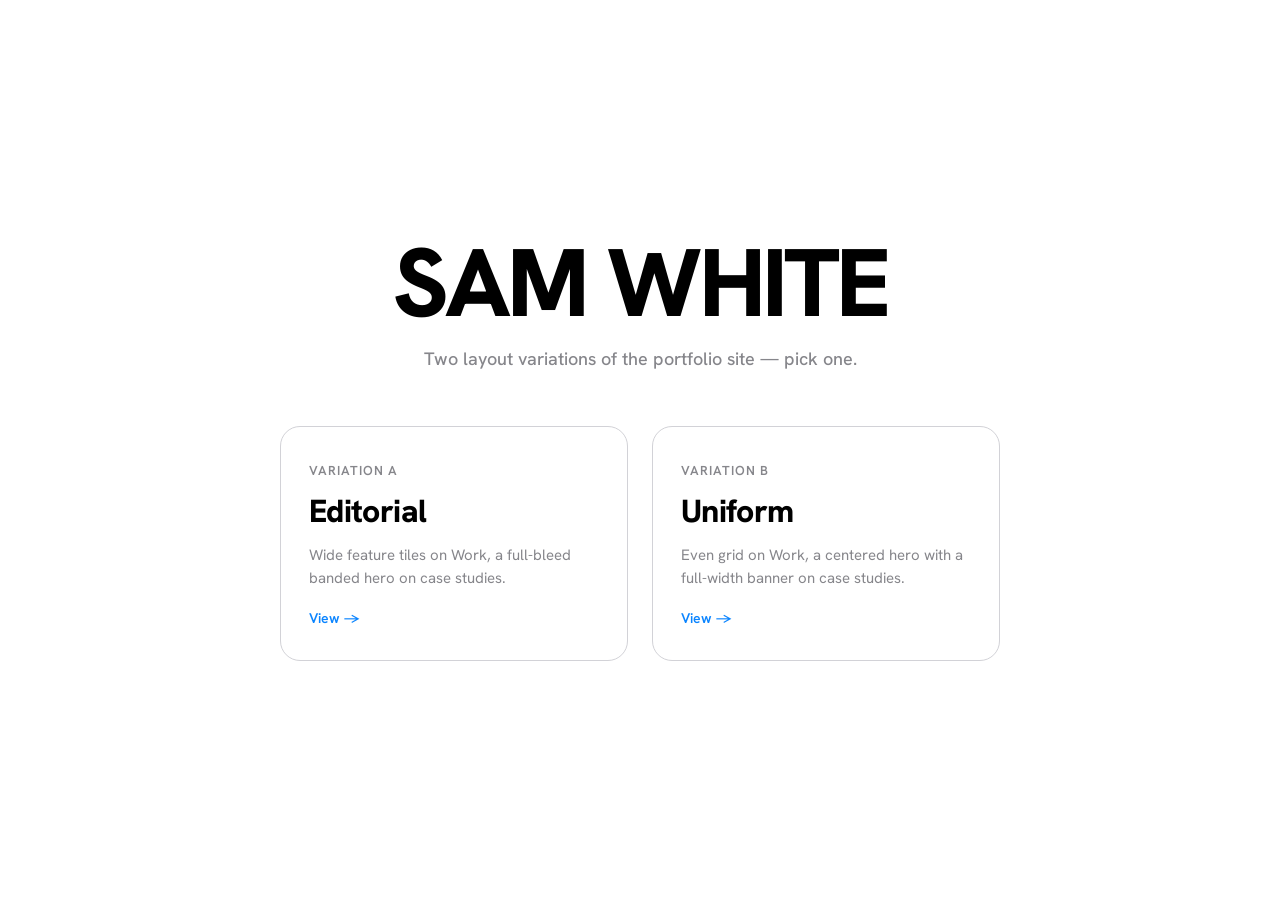
<file: index.html>
<!DOCTYPE html>
<html lang="en">
<head>
<meta charset="utf-8">
<meta name="viewport" content="width=device-width, initial-scale=1">
<title>Sam White — Portfolio Variations</title>
<link rel="stylesheet" href="portal.css">
</head>
<body>
<div class="portal">
  <h1 class="portal-title">Sam White</h1>
  <p class="portal-sub">Two layout variations of the portfolio site — pick one.</p>
  <div class="portal-links">
    <a class="portal-card" href="/a/">
      <span class="portal-card-label">Variation A</span>
      <h2 class="portal-card-title">Editorial</h2>
      <p class="portal-card-desc">Wide feature tiles on Work, a full-bleed banded hero on case studies.</p>
      <span class="portal-card-arrow">View &rarr;</span>
    </a>
    <a class="portal-card" href="/b/">
      <span class="portal-card-label">Variation B</span>
      <h2 class="portal-card-title">Uniform</h2>
      <p class="portal-card-desc">Even grid on Work, a centered hero with a full-width banner on case studies.</p>
      <span class="portal-card-arrow">View &rarr;</span>
    </a>
  </div>
</div>
</body>
</html>
</file>
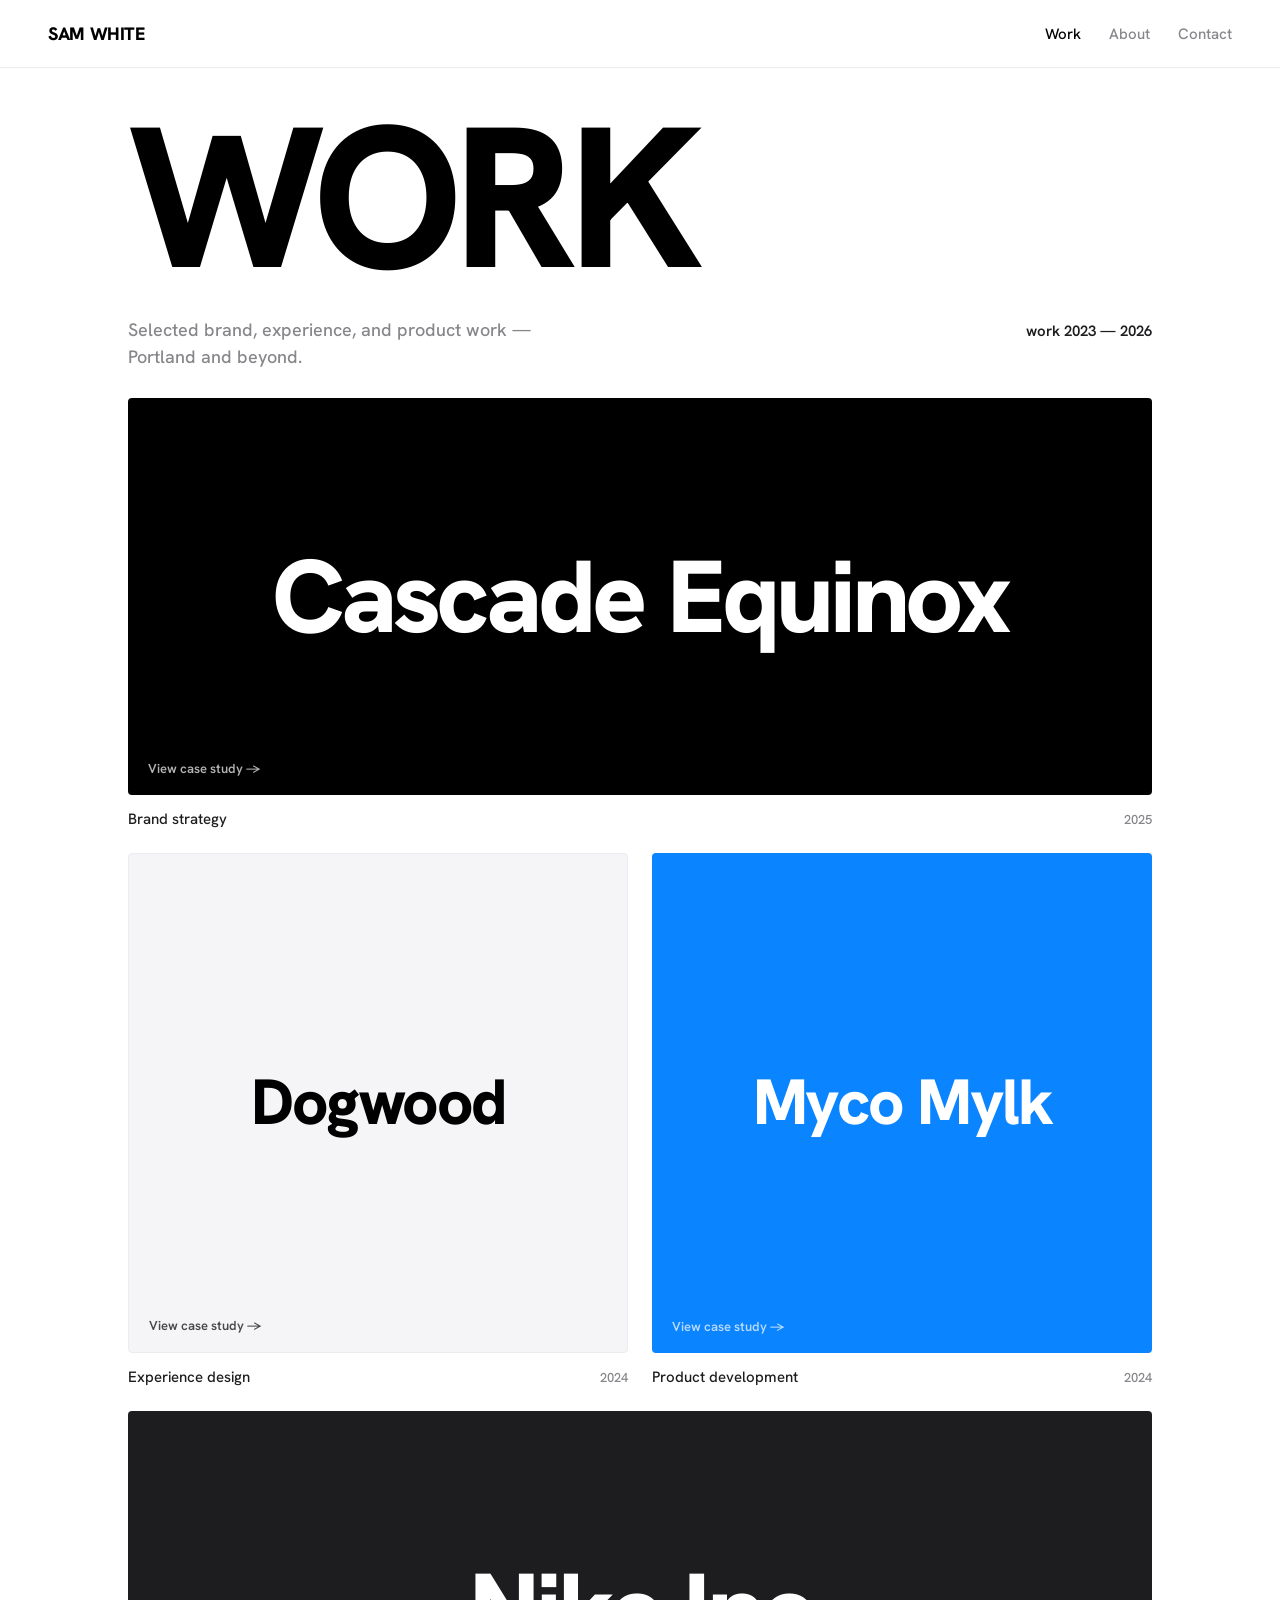
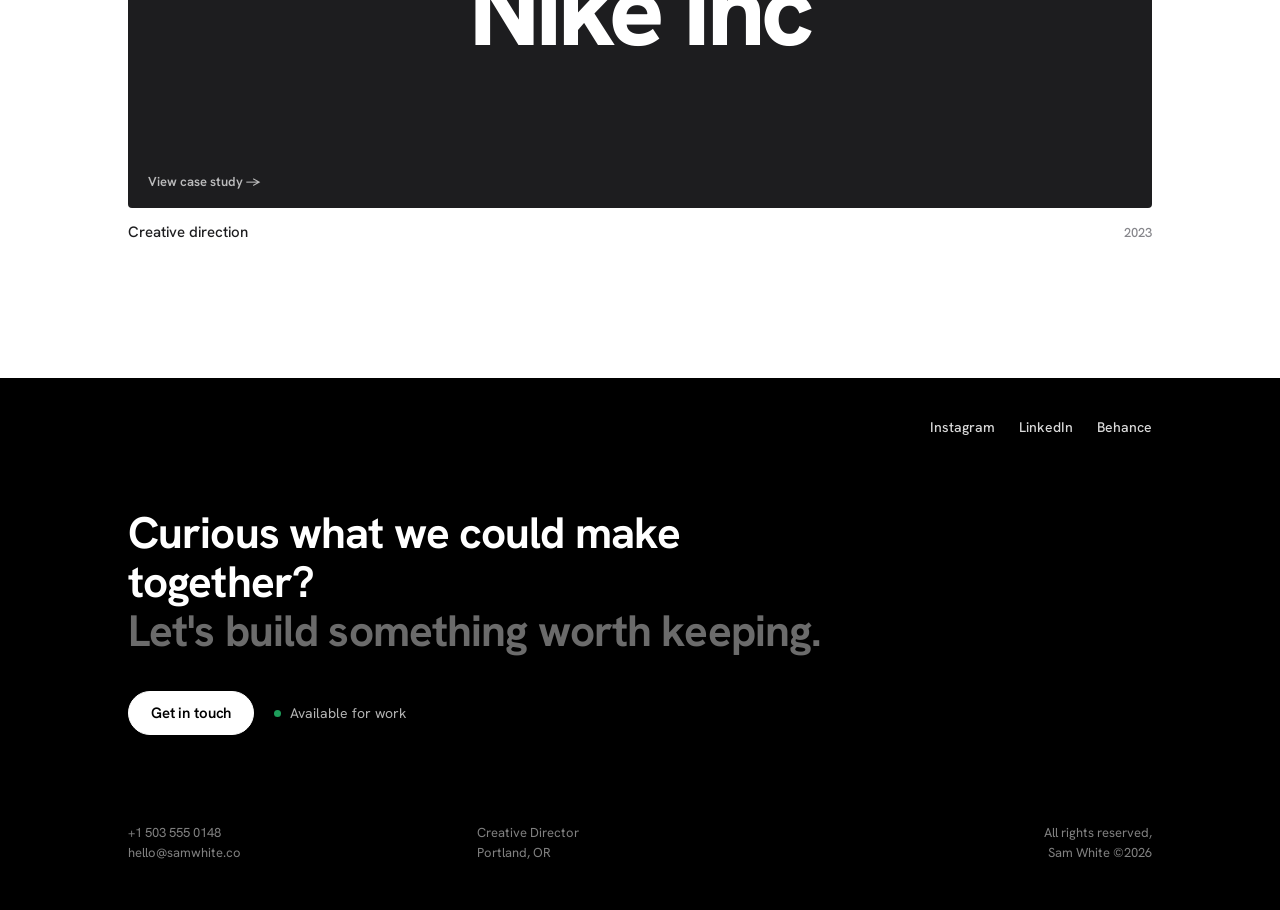
<file: a/index.html>
<!DOCTYPE html>
<html lang="en">
<head>
<meta charset="utf-8">
<meta name="viewport" content="width=device-width, initial-scale=1">
<title>Sam White — Creative Director (Editorial)</title>
<link rel="stylesheet" href="styles.css">
</head>
<body>
<div id="app"></div>
<script src="script.js"></script>
</body>
</html>
</file>
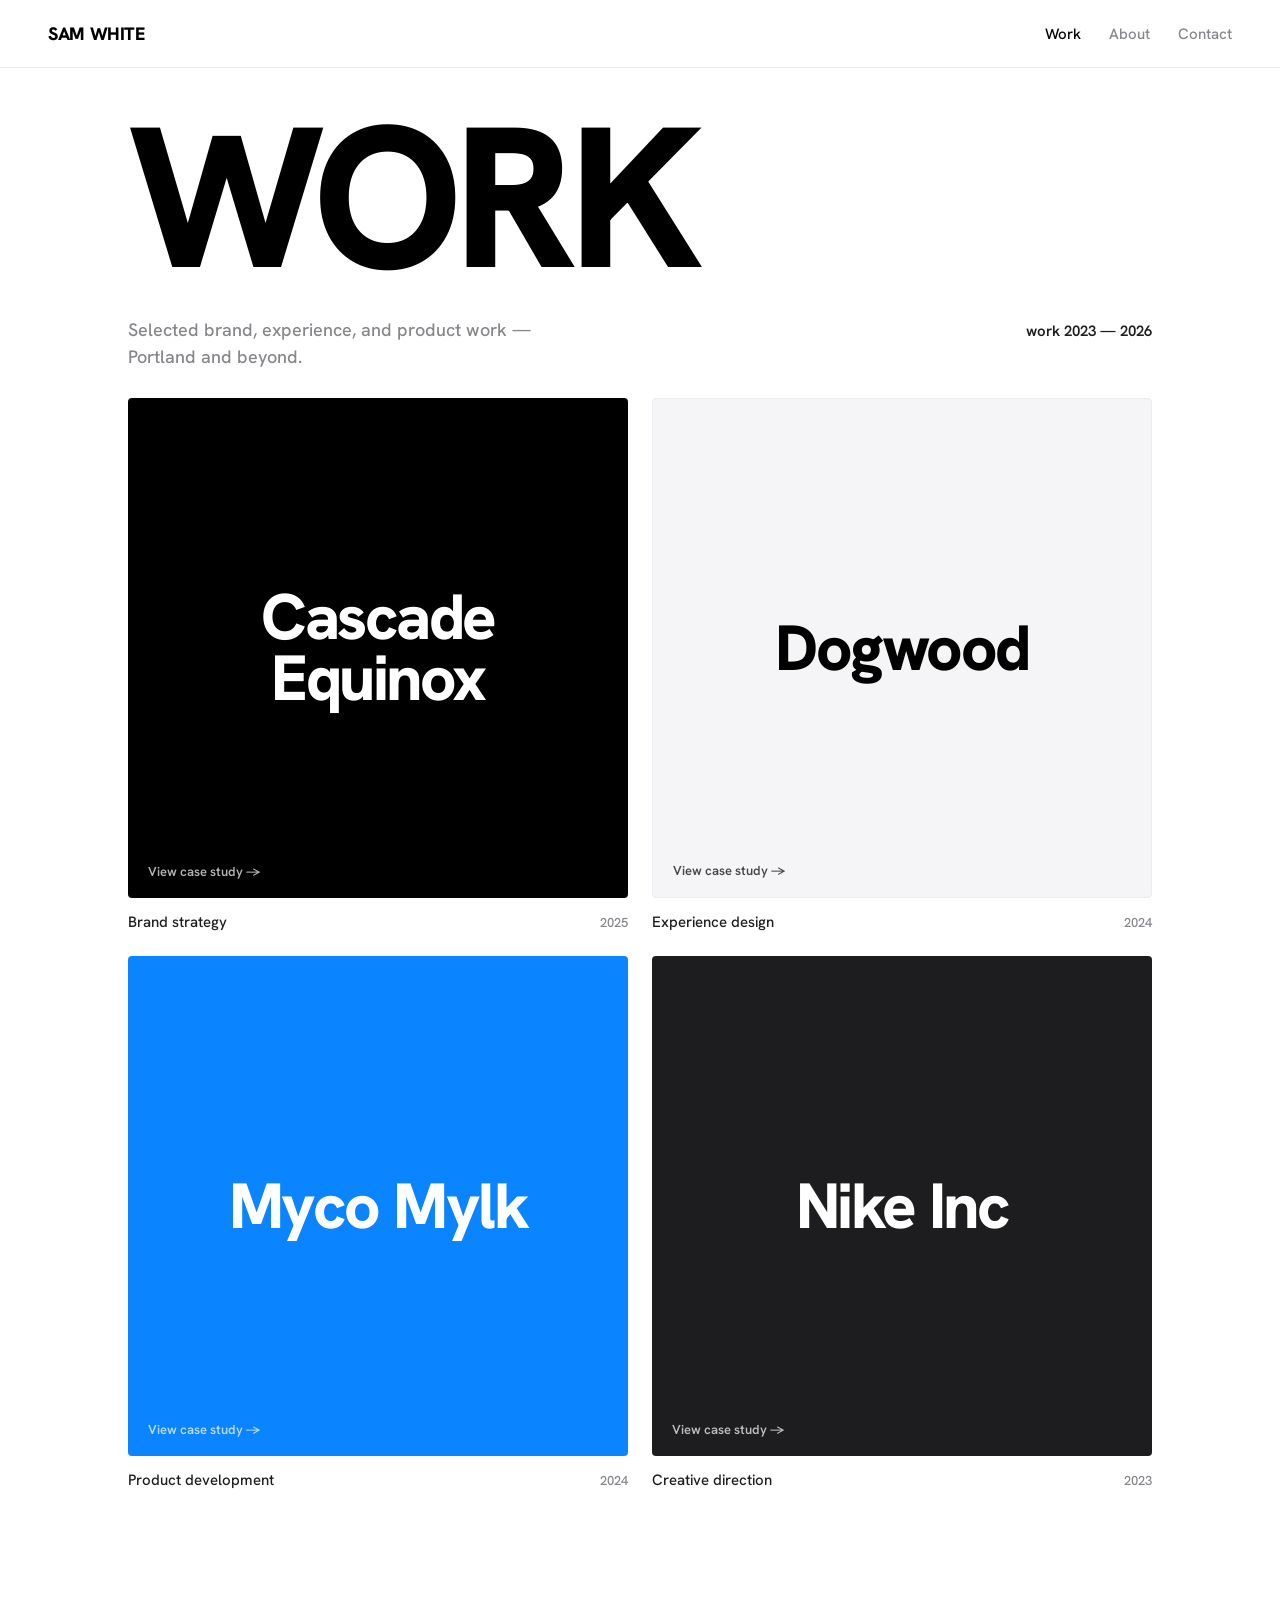
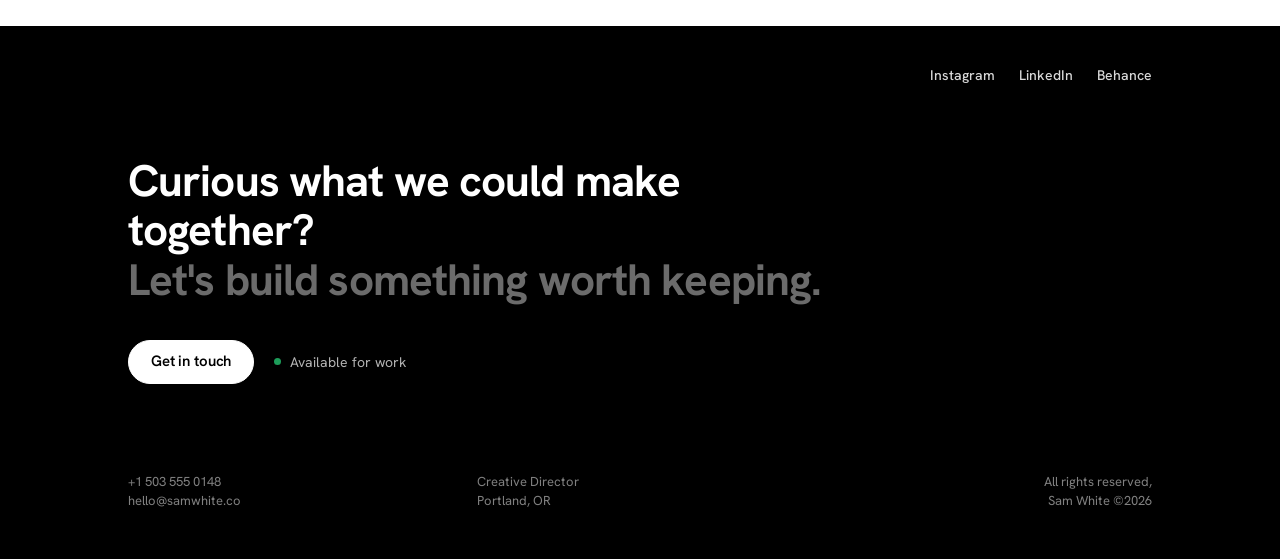
<file: b/index.html>
<!DOCTYPE html>
<html lang="en">
<head>
<meta charset="utf-8">
<meta name="viewport" content="width=device-width, initial-scale=1">
<title>Sam White — Creative Director (Uniform)</title>
<link rel="stylesheet" href="styles.css">
</head>
<body>
<div id="app"></div>
<script src="script.js"></script>
</body>
</html>
</file>
<file: portal.css>
@import url('./shared/tokens/fonts.css');
@import url('./shared/tokens/colors.css');
@import url('./shared/tokens/typography.css');
@import url('./shared/tokens/spacing.css');
@import url('./shared/tokens/effects.css');

* { box-sizing: border-box; }
html, body { height: 100%; margin: 0; }
body {
  font-family: var(--font-sans);
  background: var(--surface-page);
  color: var(--ink-900);
  min-height: 100vh;
  display: flex;
  flex-direction: column;
  align-items: center;
  justify-content: center;
  padding: 48px 24px;
}

.portal {
  max-width: 720px;
  width: 100%;
  text-align: center;
}

.portal-title {
  font-family: var(--font-display);
  font-weight: 800;
  font-size: clamp(48px, 9vw, 96px);
  letter-spacing: var(--tracking-display);
  line-height: 0.92;
  text-transform: uppercase;
  margin: 0;
}

.portal-sub {
  font-size: 18px;
  color: var(--text-tertiary);
  font-weight: 500;
  margin: 20px 0 56px;
}

.portal-links {
  display: grid;
  grid-template-columns: 1fr 1fr;
  gap: 24px;
  text-align: left;
}

.portal-card {
  display: block;
  text-decoration: none;
  color: inherit;
  border: 1px solid var(--border-default);
  border-radius: var(--radius-lg);
  padding: 32px 28px;
  transition: transform var(--duration-base) var(--ease-out),
              box-shadow var(--duration-base) var(--ease-out),
              border-color var(--duration-base) var(--ease-out);
}
.portal-card:hover {
  transform: translateY(-3px);
  box-shadow: var(--shadow-lg);
  border-color: var(--border-strong);
}

.portal-card-label {
  font-size: 13px;
  font-weight: 600;
  letter-spacing: var(--tracking-label);
  text-transform: uppercase;
  color: var(--text-tertiary);
}

.portal-card-title {
  font-family: var(--font-display);
  font-weight: 800;
  font-size: 32px;
  letter-spacing: var(--tracking-tight);
  margin: 10px 0 0;
}

.portal-card-desc {
  font-size: 15px;
  line-height: 1.5;
  color: var(--text-tertiary);
  margin: 12px 0 0;
}

.portal-card-arrow {
  display: inline-block;
  margin-top: 20px;
  font-size: 14px;
  font-weight: 600;
  color: var(--text-link);
}

@media (max-width: 560px) {
  .portal-links { grid-template-columns: 1fr; }
}
</file>
<file: a/styles.css>
/* Sam White — Portfolio
   Global entry point. Imports design tokens, then site styles. */
@import url('../shared/tokens/fonts.css');
@import url('../shared/tokens/colors.css');
@import url('../shared/tokens/typography.css');
@import url('../shared/tokens/spacing.css');
@import url('../shared/tokens/effects.css');

* { box-sizing: border-box; }
html, body { height: 100%; margin: 0; }
body {
  font-family: var(--font-sans);
  background: var(--surface-page);
  color: var(--ink-900);
}
img { max-width: 100%; display: block; }
button { font: inherit; }

#app {
  min-height: 100vh;
  display: flex;
  flex-direction: column;
}

/* ── Nav ─────────────────────────────────────────────── */
.site-nav {
  display: flex;
  align-items: center;
  justify-content: space-between;
  padding: 22px 48px;
  position: sticky;
  top: 0;
  background: rgba(255,255,255,0.82);
  backdrop-filter: saturate(180%) blur(20px);
  -webkit-backdrop-filter: saturate(180%) blur(20px);
  z-index: 20;
  border-bottom: 1px solid var(--border-subtle);
}
.nav-logo {
  font-family: var(--font-display);
  font-weight: 800;
  font-size: 18px;
  letter-spacing: var(--tracking-tight);
  text-transform: uppercase;
  cursor: pointer;
}
.nav-links { display: flex; align-items: center; gap: 28px; }
.nav-link {
  font-size: 15px;
  font-weight: 500;
  cursor: pointer;
  color: var(--text-tertiary);
  transition: color var(--duration-fast) var(--ease-out);
}
.nav-link.active { color: var(--ink-900); }

main { flex: 1; display: flex; flex-direction: column; }

.container {
  max-width: var(--container-max);
  margin: 0 auto;
  width: 100%;
  box-sizing: border-box;
}

/* ── Buttons ─────────────────────────────────────────── */
.btn {
  display: inline-flex;
  align-items: center;
  justify-content: center;
  border-radius: var(--radius-full);
  font-family: var(--font-sans);
  font-weight: var(--weight-semibold);
  letter-spacing: var(--tracking-normal);
  line-height: 1;
  cursor: pointer;
  white-space: nowrap;
  transition: transform var(--duration-fast) var(--ease-out),
              opacity var(--duration-fast) var(--ease-out),
              background var(--duration-fast) var(--ease-out);
  border: 1px solid transparent;
}
.btn:active { transform: scale(0.97); }
.btn-sm { font-size: 14px; padding: 8px 16px; gap: 6px; height: 36px; }
.btn-md { font-size: 15px; padding: 11px 22px; gap: 8px; height: 44px; }
.btn-lg { font-size: 17px; padding: 15px 30px; gap: 8px; height: 54px; }
.btn-primary { background: var(--ink-900); color: var(--white); border-color: var(--ink-900); }
.btn-accent { background: var(--accent); color: var(--text-on-accent); border-color: var(--accent); }
.btn-secondary { background: var(--white); color: var(--text-primary); border-color: var(--border-default); }
.btn-ghost { background: transparent; color: var(--text-primary); border-color: transparent; }
.btn-full { display: flex; width: 100%; }
.btn-square { border-radius: var(--radius-md); }
.btn-on-dark { background: var(--white); color: var(--ink-900); border-color: var(--white); }

/* ── Form fields ─────────────────────────────────────── */
.field { display: flex; flex-direction: column; gap: 7px; }
.input, .textarea {
  padding: 0 14px;
  font-family: var(--font-sans);
  font-size: var(--text-body);
  color: var(--text-primary);
  border-radius: var(--radius-md);
  outline: none;
  width: 100%;
  box-sizing: border-box;
  transition: border-color var(--duration-fast) var(--ease-out),
              box-shadow var(--duration-fast) var(--ease-out);
}
.input { height: 54px; }
.textarea { padding: 12px 14px; line-height: var(--leading-normal); resize: vertical; }
.input--filled, .textarea--filled {
  background: var(--ink-50);
  border: 1px solid transparent;
}
.input--filled:focus, .textarea--filled:focus {
  background: var(--white);
  border-color: var(--accent);
  box-shadow: var(--ring-focus);
}

/* ── Work page ───────────────────────────────────────── */
.work-page { padding: 40px 48px 0; }
.work-title {
  font-family: var(--font-display);
  font-weight: 800;
  font-size: clamp(80px, 16vw, 200px);
  letter-spacing: var(--tracking-display);
  color: var(--ink-900);
  margin: 0;
  line-height: 0.9;
  text-transform: uppercase;
}
.work-sub-row {
  display: flex;
  align-items: baseline;
  justify-content: space-between;
  margin: 28px 0 28px;
}
.work-sub-lede {
  font-size: 18px;
  line-height: 1.5;
  color: var(--text-tertiary);
  font-weight: 500;
  margin: 0;
  max-width: 460px;
}
.work-sub-range { font-size: 15px; font-weight: 600; color: var(--text-primary); white-space: nowrap; }
.work-grid { display: grid; grid-template-columns: 1fr 1fr; gap: 24px; padding-bottom: 40px; }
.work-tile-wrap { cursor: pointer; }
.work-tile-wrap.wide { grid-column: 1 / -1; }
.work-tile {
  position: relative;
  border-radius: 4px;
  display: flex;
  align-items: center;
  justify-content: center;
  overflow: hidden;
}
.work-tile-wrap:not(.wide) .work-tile { aspect-ratio: 1 / 1; }
.work-tile-wrap.wide .work-tile { aspect-ratio: 16 / 6.2; }
.work-tile-title {
  font-family: var(--font-display);
  font-weight: 800;
  letter-spacing: var(--tracking-display);
  line-height: 0.95;
  text-align: center;
  padding: 0 24px;
}
.work-tile-wrap:not(.wide) .work-tile-title { font-size: clamp(36px, 5vw, 64px); }
.work-tile-wrap.wide .work-tile-title { font-size: clamp(48px, 8vw, 104px); }
.work-tile-view { position: absolute; bottom: 18px; left: 20px; font-size: 13px; font-weight: 600; opacity: 0.7; }
.work-tile-meta { display: flex; justify-content: space-between; align-items: baseline; margin-top: 14px; }
.work-tile-cat { font-size: 15px; font-weight: 500; color: var(--text-primary); }
.work-tile-year { font-size: 13px; color: var(--text-tertiary); font-weight: 500; }

/* ── Case study page ─────────────────────────────────── */
.case-back-row { padding: 28px 48px 0; }
.case-back { font-size: 14px; font-weight: 600; color: var(--text-tertiary); cursor: pointer; }

.case-hero-band { padding: 72px 48px 80px; }
.case-hero-eyebrow { font-size: 14px; font-weight: 600; letter-spacing: var(--tracking-label); text-transform: uppercase; opacity: 0.7; }
.case-hero-title-band {
  font-family: var(--font-display); font-weight: 800;
  font-size: clamp(56px, 10vw, 132px); letter-spacing: var(--tracking-display);
  margin: 20px 0 0; line-height: 0.9; text-transform: uppercase;
}

.case-hero-split { padding: 24px 48px 0; }
.case-hero-split-grid { display: grid; grid-template-columns: 1.1fr 0.9fr; gap: 40px; align-items: stretch; }
.case-hero-split-copy { display: flex; flex-direction: column; justify-content: center; padding: 24px 0; }
.case-hero-split-eyebrow { font-size: 14px; font-weight: 600; letter-spacing: var(--tracking-label); text-transform: uppercase; color: var(--text-tertiary); }
.case-hero-split-title {
  font-family: var(--font-display); font-weight: 800;
  font-size: clamp(48px, 7vw, 96px); letter-spacing: var(--tracking-display);
  color: var(--ink-900); margin: 18px 0 0; line-height: 0.92; text-transform: uppercase;
}
.case-hero-square { aspect-ratio: 1 / 1; border-radius: 6px; }

.case-hero-centered { padding: 36px 48px 0; text-align: center; }
.case-hero-centered-eyebrow { font-size: 14px; font-weight: 600; letter-spacing: var(--tracking-label); text-transform: uppercase; color: var(--text-tertiary); }
.case-hero-centered-title {
  font-family: var(--font-display); font-weight: 800;
  font-size: clamp(52px, 9vw, 124px); letter-spacing: var(--tracking-display);
  color: var(--ink-900); margin: 16px 0 36px; line-height: 0.9; text-transform: uppercase;
}
.case-hero-banner { width: 100%; aspect-ratio: 16 / 6; border-radius: 8px; }

.case-body { padding: 64px 48px 0; }
.case-intro { display: grid; grid-template-columns: 1.5fr 1fr; gap: 56px; align-items: start; }
.case-summary {
  font-family: var(--font-display); font-weight: 500;
  font-size: clamp(22px, 2.6vw, 30px); line-height: 1.35;
  letter-spacing: var(--tracking-tight); color: var(--ink-900); margin: 0;
}
.case-meta { display: flex; flex-direction: column; gap: 18px; padding-top: 6px; }
.case-meta-label { font-size: 13px; font-weight: 600; letter-spacing: var(--tracking-label); text-transform: uppercase; color: var(--text-tertiary); margin-bottom: 8px; }
.case-meta-value { font-size: 16px; font-weight: 500; color: var(--text-primary); line-height: 1.5; }

.case-blocks { display: flex; flex-direction: column; gap: 24px; margin-top: 72px; }
.case-block { border-radius: 6px; display: flex; align-items: flex-end; padding: 24px; box-sizing: border-box; }
.case-block-label { font-size: 14px; font-weight: 600; }

.case-results { margin-top: 80px; padding: 40px 0; border-top: 1px solid var(--border-subtle); border-bottom: 1px solid var(--border-subtle); }
.case-results-label { font-size: 16px; font-weight: 600; color: var(--ink-900); }
.case-metrics { display: grid; grid-template-columns: 1fr 1fr 1fr; gap: 24px; margin-top: 28px; }
.case-metric-value {
  font-family: var(--font-display); font-weight: 800;
  font-size: clamp(36px, 4.4vw, 56px); letter-spacing: var(--tracking-display);
  color: var(--ink-900); line-height: 1;
}
.case-metric-label { font-size: 15px; color: var(--text-tertiary); font-weight: 500; margin-top: 10px; }

.case-next { display: flex; align-items: center; justify-content: space-between; gap: 24px; padding: 48px 0 88px; cursor: pointer; }
.case-next-label { font-size: 13px; font-weight: 600; letter-spacing: var(--tracking-label); text-transform: uppercase; color: var(--text-tertiary); margin-bottom: 10px; }
.case-next-title {
  font-family: var(--font-display); font-weight: 800;
  font-size: clamp(36px, 5vw, 64px); letter-spacing: var(--tracking-display);
  color: var(--ink-900); line-height: 0.95; text-transform: uppercase;
}
.case-next-arrow { font-size: 40px; color: var(--ink-900); line-height: 1; }

/* ── About page ──────────────────────────────────────── */
.about-page { padding: 32px 48px 0; }
.about-title {
  font-family: var(--font-display); font-weight: 800;
  font-size: clamp(48px, 8vw, 104px); letter-spacing: var(--tracking-display);
  color: var(--ink-900); margin: 0; line-height: 0.92; text-align: center; text-transform: uppercase;
}
.about-row { display: flex; align-items: center; justify-content: space-between; margin: 56px 0 0; }
.about-row-label { font-size: 16px; font-weight: 600; color: var(--ink-900); }
.about-lede {
  font-family: var(--font-sans); font-size: clamp(20px, 2.4vw, 28px); line-height: 1.4;
  font-weight: 500; color: var(--ink-900); letter-spacing: var(--tracking-tight);
  margin: 24px 0 0; max-width: 620px;
}
.about-media { display: grid; grid-template-columns: 1.4fr 1fr; gap: 40px; align-items: center; margin: 48px 0 0; }
.about-media img { width: 100%; aspect-ratio: 4 / 3; object-fit: cover; border-radius: 6px; }
.about-media-copy { font-family: var(--font-sans); font-size: 15px; line-height: 1.6; color: var(--text-tertiary); margin: 0; font-weight: 500; }

.about-section { margin: 88px 0 0; }
.about-services { display: flex; flex-direction: column; align-items: center; gap: 4px; margin: 24px 0 0; }
.about-service {
  font-family: var(--font-display); font-style: italic; font-weight: 800;
  font-size: clamp(28px, 4.4vw, 52px); letter-spacing: var(--tracking-tight);
  color: var(--ink-900); line-height: 1.1; text-transform: uppercase;
}
.about-clients {
  display: flex; justify-content: space-between; flex-wrap: wrap; gap: 20px;
  margin: 72px 0 0; padding: 24px 0;
  border-top: 1px solid var(--border-subtle); border-bottom: 1px solid var(--border-subtle);
}
.about-client { font-size: 15px; font-weight: 600; color: var(--text-tertiary); letter-spacing: var(--tracking-normal); }

.faq-list { margin: 20px 0 0; border-bottom: 1px solid var(--border-subtle); }
.faq-row { border-top: 1px solid var(--border-subtle); }
.faq-question {
  display: flex; align-items: center; justify-content: space-between; gap: 16px;
  padding: 20px 4px; cursor: pointer; font-size: 17px; font-weight: 500; color: var(--ink-900);
  background: none; border: none; width: 100%; text-align: left;
}
.faq-plus { font-size: 22px; color: var(--text-tertiary); line-height: 1; flex-shrink: 0; transition: transform var(--duration-base) var(--ease-out); }
.faq-plus.open { transform: rotate(45deg); }
.faq-body-wrap { max-height: 0; overflow: hidden; transition: max-height var(--duration-slow) var(--ease-out); }
.faq-body-wrap.open { max-height: 240px; }
.faq-answer { font-size: 16px; line-height: 1.6; color: var(--text-tertiary); margin: 0; padding: 0 4px 22px; max-width: 640px; }

.about-bottom-space { padding-bottom: 40px; }

/* ── Contact page ────────────────────────────────────── */
.contact-page { padding: 48px 48px 96px; }
.contact-title {
  font-family: var(--font-display); font-weight: 800;
  font-size: clamp(56px, 11vw, 132px); letter-spacing: var(--tracking-display);
  color: var(--ink-900); margin: 0 0 64px; line-height: 0.92; text-transform: uppercase;
}
.contact-grid { display: grid; grid-template-columns: 1fr 1.3fr; gap: 56px; align-items: start; }
.contact-email-row { display: inline-flex; align-items: center; gap: 8px; cursor: pointer; color: var(--text-tertiary); background: none; border: none; padding: 0; }
.contact-email-label { font-size: 18px; font-weight: 500; }
.contact-email-icon { font-size: 13px; font-weight: 600; color: var(--text-tertiary); }
.contact-note { font-size: 15px; line-height: 1.6; color: var(--text-tertiary); margin: 28px 0 0; max-width: 320px; font-weight: 500; }
.contact-avail { display: flex; align-items: center; gap: 9px; font-size: 14px; color: var(--text-tertiary); margin-top: 28px; }
.status-dot { width: 7px; height: 7px; border-radius: 50%; background: var(--green-500); }

.contact-sent-title { font-size: 28px; font-weight: 700; color: var(--ink-900); letter-spacing: var(--tracking-tight); }
.contact-sent-note { font-size: 17px; color: var(--text-tertiary); margin-top: 10px; }
.contact-sent-again { margin-top: 14px; font-size: 15px; font-weight: 600; color: var(--ink-900); cursor: pointer; background: none; border: none; padding: 0; }

.contact-form { display: flex; flex-direction: column; gap: 16px; }

/* ── Footer ──────────────────────────────────────────── */
.site-footer { background: var(--ink-900); color: var(--white); margin-top: 96px; }
.footer-inner { padding: 40px 48px 48px; }
.footer-social { display: flex; justify-content: flex-end; gap: 24px; margin-bottom: 72px; }
.footer-social span { font-size: 14px; font-weight: 500; color: rgba(255,255,255,0.85); cursor: pointer; }
.footer-heading {
  font-family: var(--font-display); font-weight: 700;
  font-size: clamp(28px, 4.2vw, 44px); line-height: 1.12;
  letter-spacing: var(--tracking-tight); margin: 0; max-width: 720px;
}
.footer-heading .dim { color: rgba(255,255,255,0.42); }
.footer-cta-row { display: flex; align-items: center; gap: 20px; margin-top: 36px; }
.footer-avail { display: flex; align-items: center; gap: 9px; font-size: 14px; color: rgba(255,255,255,0.7); }
.footer-columns {
  display: grid; grid-template-columns: 1fr 1fr 1fr; gap: 24px; margin-top: 88px;
  font-size: 13px; line-height: 1.5; color: rgba(255,255,255,0.5);
}
.footer-columns .align-right { text-align: right; }

@media (max-width: 720px) {
  .site-nav, .work-page, .about-page, .contact-page, .case-back-row,
  .case-hero-band, .case-hero-split, .case-hero-centered, .case-body, .footer-inner {
    padding-left: 24px; padding-right: 24px;
  }
  .work-grid, .contact-grid, .about-media, .case-intro, .case-hero-split-grid, .footer-columns {
    grid-template-columns: 1fr;
  }
  .case-metrics { grid-template-columns: 1fr 1fr; }
}
</file>
<file: b/styles.css>
/* Sam White — Portfolio
   Global entry point. Imports design tokens, then site styles. */
@import url('../shared/tokens/fonts.css');
@import url('../shared/tokens/colors.css');
@import url('../shared/tokens/typography.css');
@import url('../shared/tokens/spacing.css');
@import url('../shared/tokens/effects.css');

* { box-sizing: border-box; }
html, body { height: 100%; margin: 0; }
body {
  font-family: var(--font-sans);
  background: var(--surface-page);
  color: var(--ink-900);
}
img { max-width: 100%; display: block; }
button { font: inherit; }

#app {
  min-height: 100vh;
  display: flex;
  flex-direction: column;
}

/* ── Nav ─────────────────────────────────────────────── */
.site-nav {
  display: flex;
  align-items: center;
  justify-content: space-between;
  padding: 22px 48px;
  position: sticky;
  top: 0;
  background: rgba(255,255,255,0.82);
  backdrop-filter: saturate(180%) blur(20px);
  -webkit-backdrop-filter: saturate(180%) blur(20px);
  z-index: 20;
  border-bottom: 1px solid var(--border-subtle);
}
.nav-logo {
  font-family: var(--font-display);
  font-weight: 800;
  font-size: 18px;
  letter-spacing: var(--tracking-tight);
  text-transform: uppercase;
  cursor: pointer;
}
.nav-links { display: flex; align-items: center; gap: 28px; }
.nav-link {
  font-size: 15px;
  font-weight: 500;
  cursor: pointer;
  color: var(--text-tertiary);
  transition: color var(--duration-fast) var(--ease-out);
}
.nav-link.active { color: var(--ink-900); }

main { flex: 1; display: flex; flex-direction: column; }

.container {
  max-width: var(--container-max);
  margin: 0 auto;
  width: 100%;
  box-sizing: border-box;
}

/* ── Buttons ─────────────────────────────────────────── */
.btn {
  display: inline-flex;
  align-items: center;
  justify-content: center;
  border-radius: var(--radius-full);
  font-family: var(--font-sans);
  font-weight: var(--weight-semibold);
  letter-spacing: var(--tracking-normal);
  line-height: 1;
  cursor: pointer;
  white-space: nowrap;
  transition: transform var(--duration-fast) var(--ease-out),
              opacity var(--duration-fast) var(--ease-out),
              background var(--duration-fast) var(--ease-out);
  border: 1px solid transparent;
}
.btn:active { transform: scale(0.97); }
.btn-sm { font-size: 14px; padding: 8px 16px; gap: 6px; height: 36px; }
.btn-md { font-size: 15px; padding: 11px 22px; gap: 8px; height: 44px; }
.btn-lg { font-size: 17px; padding: 15px 30px; gap: 8px; height: 54px; }
.btn-primary { background: var(--ink-900); color: var(--white); border-color: var(--ink-900); }
.btn-accent { background: var(--accent); color: var(--text-on-accent); border-color: var(--accent); }
.btn-secondary { background: var(--white); color: var(--text-primary); border-color: var(--border-default); }
.btn-ghost { background: transparent; color: var(--text-primary); border-color: transparent; }
.btn-full { display: flex; width: 100%; }
.btn-square { border-radius: var(--radius-md); }
.btn-on-dark { background: var(--white); color: var(--ink-900); border-color: var(--white); }

/* ── Form fields ─────────────────────────────────────── */
.field { display: flex; flex-direction: column; gap: 7px; }
.input, .textarea {
  padding: 0 14px;
  font-family: var(--font-sans);
  font-size: var(--text-body);
  color: var(--text-primary);
  border-radius: var(--radius-md);
  outline: none;
  width: 100%;
  box-sizing: border-box;
  transition: border-color var(--duration-fast) var(--ease-out),
              box-shadow var(--duration-fast) var(--ease-out);
}
.input { height: 54px; }
.textarea { padding: 12px 14px; line-height: var(--leading-normal); resize: vertical; }
.input--filled, .textarea--filled {
  background: var(--ink-50);
  border: 1px solid transparent;
}
.input--filled:focus, .textarea--filled:focus {
  background: var(--white);
  border-color: var(--accent);
  box-shadow: var(--ring-focus);
}

/* ── Work page ───────────────────────────────────────── */
.work-page { padding: 40px 48px 0; }
.work-title {
  font-family: var(--font-display);
  font-weight: 800;
  font-size: clamp(80px, 16vw, 200px);
  letter-spacing: var(--tracking-display);
  color: var(--ink-900);
  margin: 0;
  line-height: 0.9;
  text-transform: uppercase;
}
.work-sub-row {
  display: flex;
  align-items: baseline;
  justify-content: space-between;
  margin: 28px 0 28px;
}
.work-sub-lede {
  font-size: 18px;
  line-height: 1.5;
  color: var(--text-tertiary);
  font-weight: 500;
  margin: 0;
  max-width: 460px;
}
.work-sub-range { font-size: 15px; font-weight: 600; color: var(--text-primary); white-space: nowrap; }
.work-grid { display: grid; grid-template-columns: 1fr 1fr; gap: 24px; padding-bottom: 40px; }
.work-tile-wrap { cursor: pointer; }
.work-tile-wrap.wide { grid-column: 1 / -1; }
.work-tile {
  position: relative;
  border-radius: 4px;
  display: flex;
  align-items: center;
  justify-content: center;
  overflow: hidden;
}
.work-tile-wrap:not(.wide) .work-tile { aspect-ratio: 1 / 1; }
.work-tile-wrap.wide .work-tile { aspect-ratio: 16 / 6.2; }
.work-tile-title {
  font-family: var(--font-display);
  font-weight: 800;
  letter-spacing: var(--tracking-display);
  line-height: 0.95;
  text-align: center;
  padding: 0 24px;
}
.work-tile-wrap:not(.wide) .work-tile-title { font-size: clamp(36px, 5vw, 64px); }
.work-tile-wrap.wide .work-tile-title { font-size: clamp(48px, 8vw, 104px); }
.work-tile-view { position: absolute; bottom: 18px; left: 20px; font-size: 13px; font-weight: 600; opacity: 0.7; }
.work-tile-meta { display: flex; justify-content: space-between; align-items: baseline; margin-top: 14px; }
.work-tile-cat { font-size: 15px; font-weight: 500; color: var(--text-primary); }
.work-tile-year { font-size: 13px; color: var(--text-tertiary); font-weight: 500; }

/* ── Case study page ─────────────────────────────────── */
.case-back-row { padding: 28px 48px 0; }
.case-back { font-size: 14px; font-weight: 600; color: var(--text-tertiary); cursor: pointer; }

.case-hero-band { padding: 72px 48px 80px; }
.case-hero-eyebrow { font-size: 14px; font-weight: 600; letter-spacing: var(--tracking-label); text-transform: uppercase; opacity: 0.7; }
.case-hero-title-band {
  font-family: var(--font-display); font-weight: 800;
  font-size: clamp(56px, 10vw, 132px); letter-spacing: var(--tracking-display);
  margin: 20px 0 0; line-height: 0.9; text-transform: uppercase;
}

.case-hero-split { padding: 24px 48px 0; }
.case-hero-split-grid { display: grid; grid-template-columns: 1.1fr 0.9fr; gap: 40px; align-items: stretch; }
.case-hero-split-copy { display: flex; flex-direction: column; justify-content: center; padding: 24px 0; }
.case-hero-split-eyebrow { font-size: 14px; font-weight: 600; letter-spacing: var(--tracking-label); text-transform: uppercase; color: var(--text-tertiary); }
.case-hero-split-title {
  font-family: var(--font-display); font-weight: 800;
  font-size: clamp(48px, 7vw, 96px); letter-spacing: var(--tracking-display);
  color: var(--ink-900); margin: 18px 0 0; line-height: 0.92; text-transform: uppercase;
}
.case-hero-square { aspect-ratio: 1 / 1; border-radius: 6px; }

.case-hero-centered { padding: 36px 48px 0; text-align: center; }
.case-hero-centered-eyebrow { font-size: 14px; font-weight: 600; letter-spacing: var(--tracking-label); text-transform: uppercase; color: var(--text-tertiary); }
.case-hero-centered-title {
  font-family: var(--font-display); font-weight: 800;
  font-size: clamp(52px, 9vw, 124px); letter-spacing: var(--tracking-display);
  color: var(--ink-900); margin: 16px 0 36px; line-height: 0.9; text-transform: uppercase;
}
.case-hero-banner { width: 100%; aspect-ratio: 16 / 6; border-radius: 8px; }

.case-body { padding: 64px 48px 0; }
.case-intro { display: grid; grid-template-columns: 1.5fr 1fr; gap: 56px; align-items: start; }
.case-summary {
  font-family: var(--font-display); font-weight: 500;
  font-size: clamp(22px, 2.6vw, 30px); line-height: 1.35;
  letter-spacing: var(--tracking-tight); color: var(--ink-900); margin: 0;
}
.case-meta { display: flex; flex-direction: column; gap: 18px; padding-top: 6px; }
.case-meta-label { font-size: 13px; font-weight: 600; letter-spacing: var(--tracking-label); text-transform: uppercase; color: var(--text-tertiary); margin-bottom: 8px; }
.case-meta-value { font-size: 16px; font-weight: 500; color: var(--text-primary); line-height: 1.5; }

.case-blocks { display: flex; flex-direction: column; gap: 24px; margin-top: 72px; }
.case-block { border-radius: 6px; display: flex; align-items: flex-end; padding: 24px; box-sizing: border-box; }
.case-block-label { font-size: 14px; font-weight: 600; }

.case-results { margin-top: 80px; padding: 40px 0; border-top: 1px solid var(--border-subtle); border-bottom: 1px solid var(--border-subtle); }
.case-results-label { font-size: 16px; font-weight: 600; color: var(--ink-900); }
.case-metrics { display: grid; grid-template-columns: 1fr 1fr 1fr; gap: 24px; margin-top: 28px; }
.case-metric-value {
  font-family: var(--font-display); font-weight: 800;
  font-size: clamp(36px, 4.4vw, 56px); letter-spacing: var(--tracking-display);
  color: var(--ink-900); line-height: 1;
}
.case-metric-label { font-size: 15px; color: var(--text-tertiary); font-weight: 500; margin-top: 10px; }

.case-next { display: flex; align-items: center; justify-content: space-between; gap: 24px; padding: 48px 0 88px; cursor: pointer; }
.case-next-label { font-size: 13px; font-weight: 600; letter-spacing: var(--tracking-label); text-transform: uppercase; color: var(--text-tertiary); margin-bottom: 10px; }
.case-next-title {
  font-family: var(--font-display); font-weight: 800;
  font-size: clamp(36px, 5vw, 64px); letter-spacing: var(--tracking-display);
  color: var(--ink-900); line-height: 0.95; text-transform: uppercase;
}
.case-next-arrow { font-size: 40px; color: var(--ink-900); line-height: 1; }

/* ── About page ──────────────────────────────────────── */
.about-page { padding: 32px 48px 0; }
.about-title {
  font-family: var(--font-display); font-weight: 800;
  font-size: clamp(48px, 8vw, 104px); letter-spacing: var(--tracking-display);
  color: var(--ink-900); margin: 0; line-height: 0.92; text-align: center; text-transform: uppercase;
}
.about-row { display: flex; align-items: center; justify-content: space-between; margin: 56px 0 0; }
.about-row-label { font-size: 16px; font-weight: 600; color: var(--ink-900); }
.about-lede {
  font-family: var(--font-sans); font-size: clamp(20px, 2.4vw, 28px); line-height: 1.4;
  font-weight: 500; color: var(--ink-900); letter-spacing: var(--tracking-tight);
  margin: 24px 0 0; max-width: 620px;
}
.about-media { display: grid; grid-template-columns: 1.4fr 1fr; gap: 40px; align-items: center; margin: 48px 0 0; }
.about-media img { width: 100%; aspect-ratio: 4 / 3; object-fit: cover; border-radius: 6px; }
.about-media-copy { font-family: var(--font-sans); font-size: 15px; line-height: 1.6; color: var(--text-tertiary); margin: 0; font-weight: 500; }

.about-section { margin: 88px 0 0; }
.about-services { display: flex; flex-direction: column; align-items: center; gap: 4px; margin: 24px 0 0; }
.about-service {
  font-family: var(--font-display); font-style: italic; font-weight: 800;
  font-size: clamp(28px, 4.4vw, 52px); letter-spacing: var(--tracking-tight);
  color: var(--ink-900); line-height: 1.1; text-transform: uppercase;
}
.about-clients {
  display: flex; justify-content: space-between; flex-wrap: wrap; gap: 20px;
  margin: 72px 0 0; padding: 24px 0;
  border-top: 1px solid var(--border-subtle); border-bottom: 1px solid var(--border-subtle);
}
.about-client { font-size: 15px; font-weight: 600; color: var(--text-tertiary); letter-spacing: var(--tracking-normal); }

.faq-list { margin: 20px 0 0; border-bottom: 1px solid var(--border-subtle); }
.faq-row { border-top: 1px solid var(--border-subtle); }
.faq-question {
  display: flex; align-items: center; justify-content: space-between; gap: 16px;
  padding: 20px 4px; cursor: pointer; font-size: 17px; font-weight: 500; color: var(--ink-900);
  background: none; border: none; width: 100%; text-align: left;
}
.faq-plus { font-size: 22px; color: var(--text-tertiary); line-height: 1; flex-shrink: 0; transition: transform var(--duration-base) var(--ease-out); }
.faq-plus.open { transform: rotate(45deg); }
.faq-body-wrap { max-height: 0; overflow: hidden; transition: max-height var(--duration-slow) var(--ease-out); }
.faq-body-wrap.open { max-height: 240px; }
.faq-answer { font-size: 16px; line-height: 1.6; color: var(--text-tertiary); margin: 0; padding: 0 4px 22px; max-width: 640px; }

.about-bottom-space { padding-bottom: 40px; }

/* ── Contact page ────────────────────────────────────── */
.contact-page { padding: 48px 48px 96px; }
.contact-title {
  font-family: var(--font-display); font-weight: 800;
  font-size: clamp(56px, 11vw, 132px); letter-spacing: var(--tracking-display);
  color: var(--ink-900); margin: 0 0 64px; line-height: 0.92; text-transform: uppercase;
}
.contact-grid { display: grid; grid-template-columns: 1fr 1.3fr; gap: 56px; align-items: start; }
.contact-email-row { display: inline-flex; align-items: center; gap: 8px; cursor: pointer; color: var(--text-tertiary); background: none; border: none; padding: 0; }
.contact-email-label { font-size: 18px; font-weight: 500; }
.contact-email-icon { font-size: 13px; font-weight: 600; color: var(--text-tertiary); }
.contact-note { font-size: 15px; line-height: 1.6; color: var(--text-tertiary); margin: 28px 0 0; max-width: 320px; font-weight: 500; }
.contact-avail { display: flex; align-items: center; gap: 9px; font-size: 14px; color: var(--text-tertiary); margin-top: 28px; }
.status-dot { width: 7px; height: 7px; border-radius: 50%; background: var(--green-500); }

.contact-sent-title { font-size: 28px; font-weight: 700; color: var(--ink-900); letter-spacing: var(--tracking-tight); }
.contact-sent-note { font-size: 17px; color: var(--text-tertiary); margin-top: 10px; }
.contact-sent-again { margin-top: 14px; font-size: 15px; font-weight: 600; color: var(--ink-900); cursor: pointer; background: none; border: none; padding: 0; }

.contact-form { display: flex; flex-direction: column; gap: 16px; }

/* ── Footer ──────────────────────────────────────────── */
.site-footer { background: var(--ink-900); color: var(--white); margin-top: 96px; }
.footer-inner { padding: 40px 48px 48px; }
.footer-social { display: flex; justify-content: flex-end; gap: 24px; margin-bottom: 72px; }
.footer-social span { font-size: 14px; font-weight: 500; color: rgba(255,255,255,0.85); cursor: pointer; }
.footer-heading {
  font-family: var(--font-display); font-weight: 700;
  font-size: clamp(28px, 4.2vw, 44px); line-height: 1.12;
  letter-spacing: var(--tracking-tight); margin: 0; max-width: 720px;
}
.footer-heading .dim { color: rgba(255,255,255,0.42); }
.footer-cta-row { display: flex; align-items: center; gap: 20px; margin-top: 36px; }
.footer-avail { display: flex; align-items: center; gap: 9px; font-size: 14px; color: rgba(255,255,255,0.7); }
.footer-columns {
  display: grid; grid-template-columns: 1fr 1fr 1fr; gap: 24px; margin-top: 88px;
  font-size: 13px; line-height: 1.5; color: rgba(255,255,255,0.5);
}
.footer-columns .align-right { text-align: right; }

@media (max-width: 720px) {
  .site-nav, .work-page, .about-page, .contact-page, .case-back-row,
  .case-hero-band, .case-hero-split, .case-hero-centered, .case-body, .footer-inner {
    padding-left: 24px; padding-right: 24px;
  }
  .work-grid, .contact-grid, .about-media, .case-intro, .case-hero-split-grid, .footer-columns {
    grid-template-columns: 1fr;
  }
  .case-metrics { grid-template-columns: 1fr 1fr; }
}
</file>
